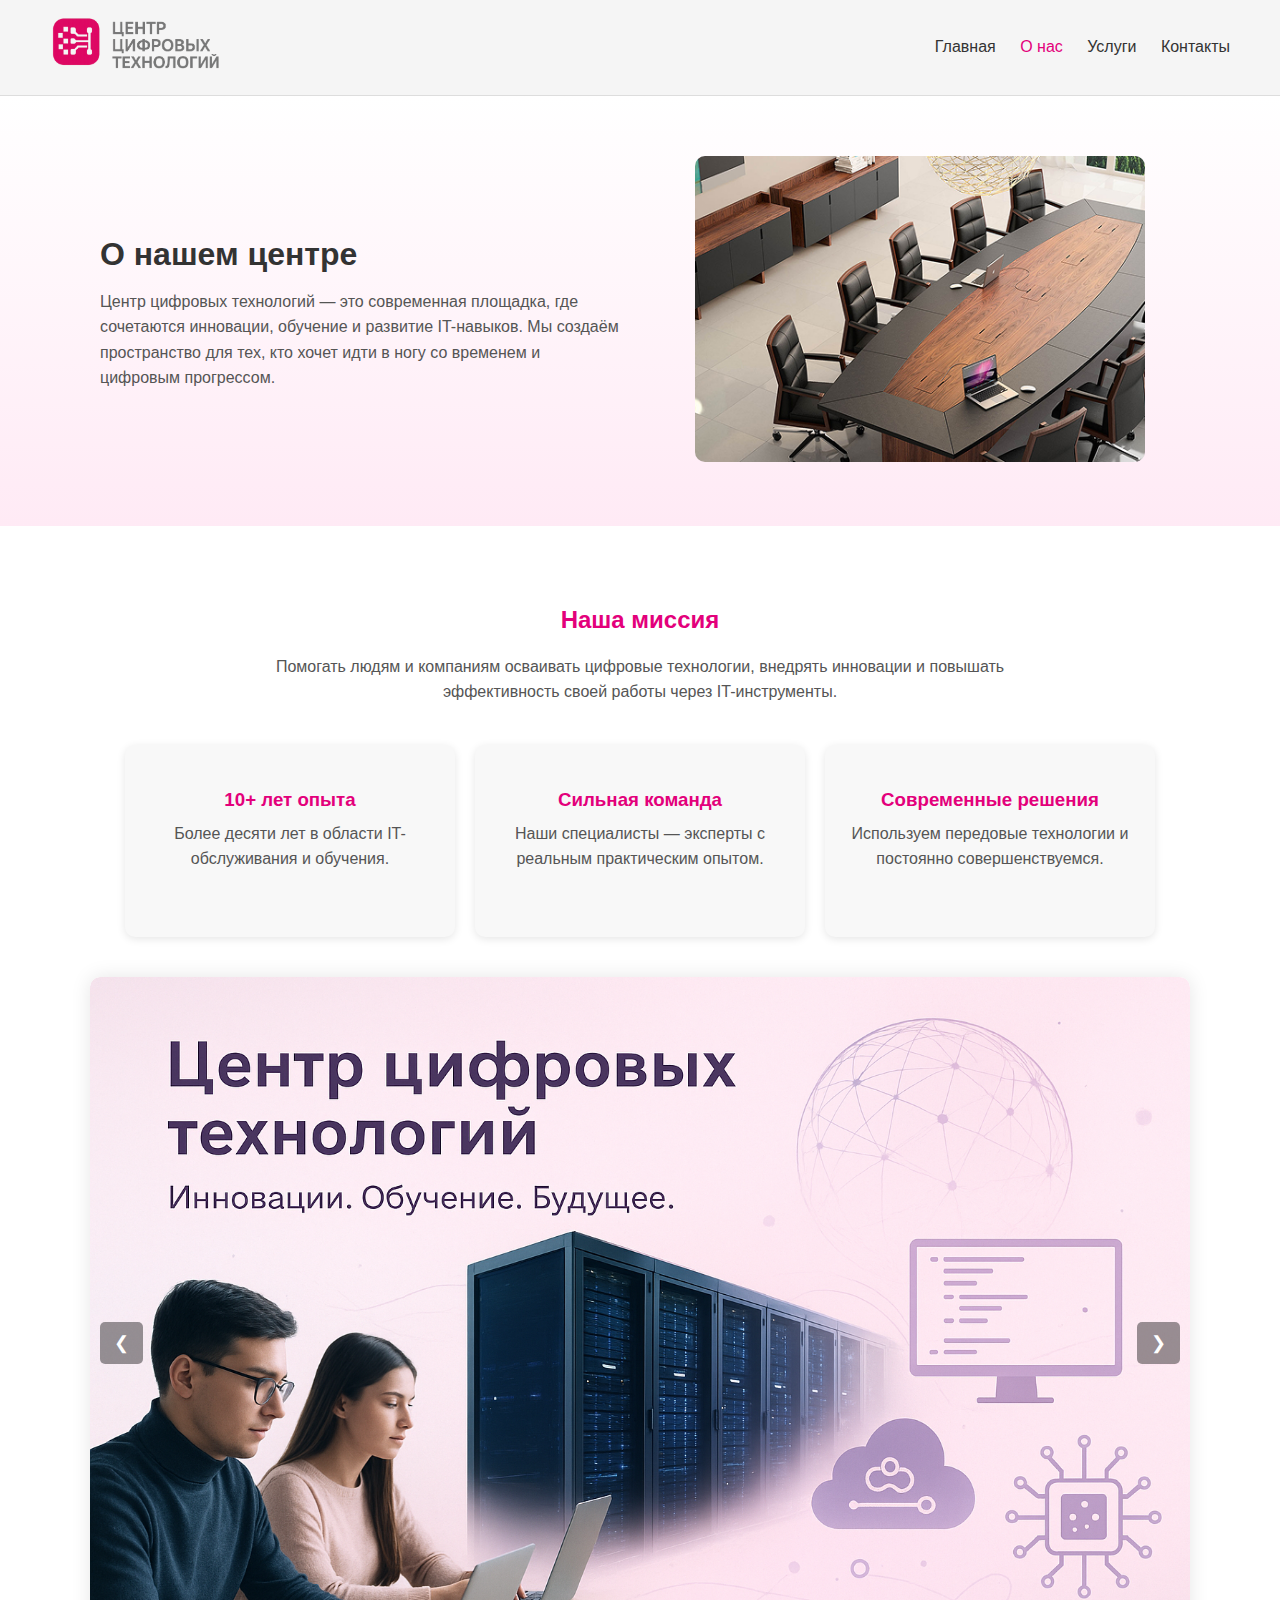
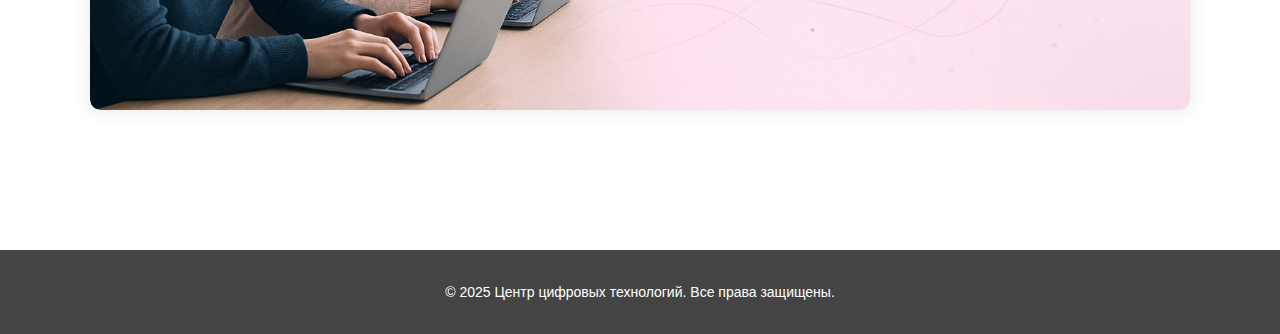
<file: about.html>
<!DOCTYPE html>
<html lang="ru">
<head>
  <meta charset="UTF-8">
  <meta name="viewport" content="width=device-width, initial-scale=1.0">
  <title>О нас — Центр цифровых технологий</title>
  <link rel="stylesheet" href="css/about.css">
</head>
<body>

  <header class="header">
    <div class="logo"><img class="logo-img" src="img/logo.png" alt=""></div>
    <nav class="nav">
      <a href="index.html">Главная</a>
      <a href="about.html" class="active">О нас</a>
      <a href="services.html">Услуги</a>
      <a href="contacts.html">Контакты</a>
    </nav>
  </header>

  <section class="hero">
    <div class="hero-text">
      <h1>О нашем центре</h1>
      <p>Центр цифровых технологий — это современная площадка, где сочетаются инновации, обучение и развитие IT-навыков. Мы создаём пространство для тех, кто хочет идти в ногу со временем и цифровым прогрессом.</p>
    </div>
    <div class="hero-img">
      <img src="img/organization.png" alt="Центр цифровых технологий">
    </div>
  </section>

  <section class="mission">
    <h2>Наша миссия</h2>
    <p>Помогать людям и компаниям осваивать цифровые технологии, внедрять инновации и повышать эффективность своей работы через IT-инструменты.</p>
    <div class="cards">
      <div class="card">
        <h3>10+ лет опыта</h3>
        <p>Более десяти лет в области IT-обслуживания и обучения.</p>
      </div>
      <div class="card">
        <h3>Сильная команда</h3>
        <p>Наши специалисты — эксперты с реальным практическим опытом.</p>
      </div>
      <div class="card">
        <h3>Современные решения</h3>
        <p>Используем передовые технологии и постоянно совершенствуемся.</p>
      </div>
    </div>
    
<div class="slider">

    <div class="slides">
        <div class="slide"><img src="img/banner.png" width="300"></div>
        <div class="slide"><img src="img/collage.png" width="300"></div>
    </div>
        <button class="prev">&#10094;</button>
        <button class="next">&#10095;</button> 
</div>

</section>

  <footer class="footer">
    <p>© 2025 Центр цифровых технологий. Все права защищены.</p>
  </footer>
  
  
  <script src="js/script.js"></script>
</body>
</html>
</file>
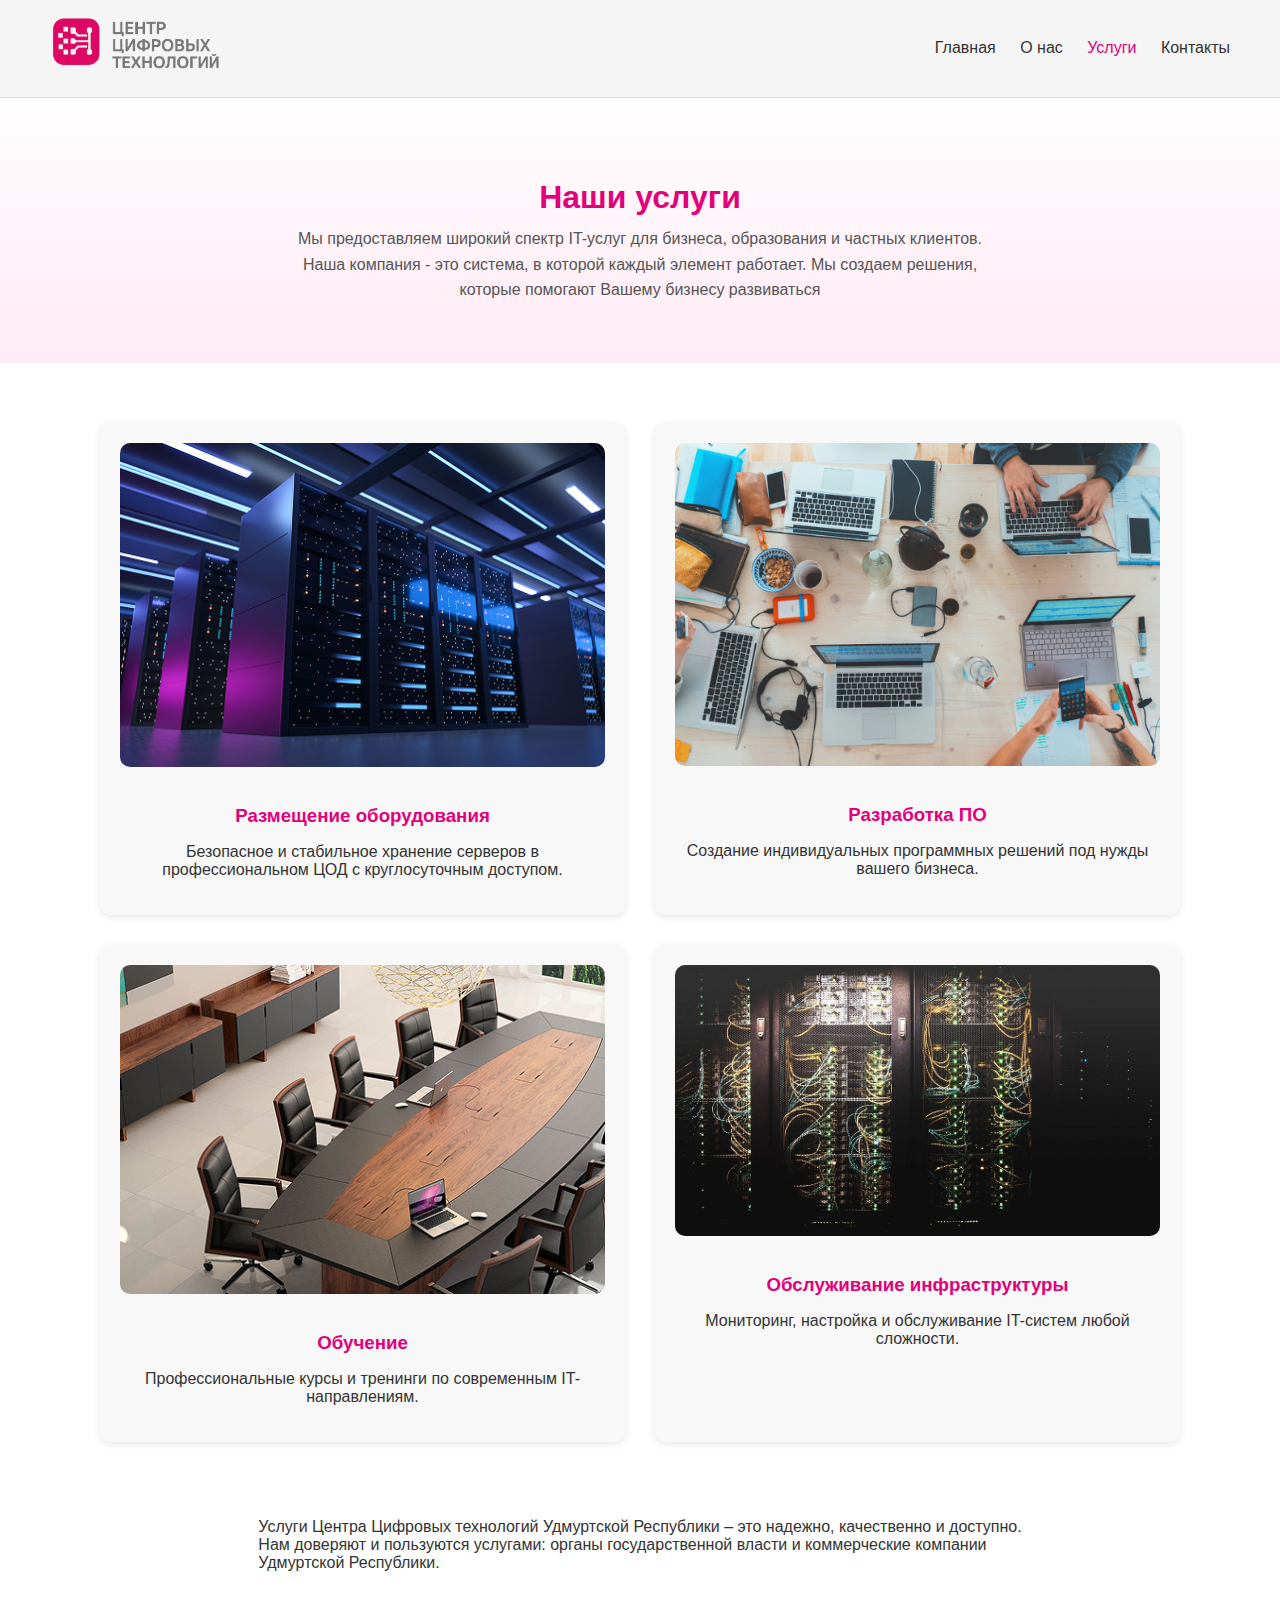
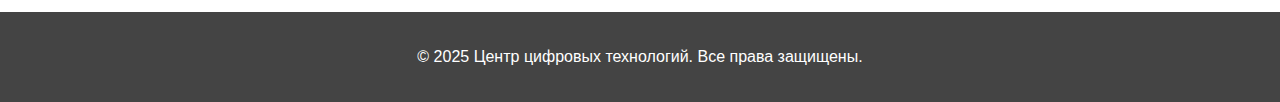
<file: services.html>
<!DOCTYPE html>
<html lang="ru">
<head>
  <meta charset="UTF-8">
  <meta name="viewport" content="width=device-width, initial-scale=1.0">
  <title>Услуги — Центр цифровых технологий</title>
  <link rel="stylesheet" href="css/services.css">
</head>
<body>

  <header class="header">
    <div class="logo"><img class="logo-img" src="img/logo.png" alt=""></div>
    <nav class="nav">
      <a href="index.html">Главная</a>
      <a href="about.html">О нас</a>
      <a href="services.html" class="active">Услуги</a>
      <a href="contacts.html">Контакты</a>
    </nav>
  </header>

  <section class="hero">
    <h1>Наши услуги</h1>
    <p>Мы предоставляем широкий спектр IT-услуг для бизнеса, образования и частных клиентов.</p>
    <p>Наша компания - это система, в которой каждый элемент работает. Мы создаем решения, которые помогают Вашему бизнесу развиваться</p>
  </section>

  <section class="service-list">
    <div class="service-item">
      <img src="img/colocation.png" alt="Размещение серверов">
      <h3>Размещение оборудования</h3>
      <p>Безопасное и стабильное хранение серверов в профессиональном ЦОД с круглосуточным доступом.</p>
    </div>

    <div class="service-item">
      <img src="img/scale_1200.jpg" alt="Разработка ПО">
      <h3>Разработка ПО</h3>
      <p>Создание индивидуальных программных решений под нужды вашего бизнеса.</p>
    </div>

    <div class="service-item">
      <img src="img/organization.png" alt="Обучение персонала">
      <h3>Обучение</h3>
      <p>Профессиональные курсы и тренинги по современным IT-направлениям.</p>
    </div>

    <div class="service-item">
      <img src="img/second.jpeg" alt="Техническая поддержка">
      <h3>Обслуживание инфраструктуры</h3>
      <p>Мониторинг, настройка и обслуживание IT-систем любой сложности.</p>
    </div>
  </section>
  <p class="foot-p">Услуги Центра Цифровых технологий Удмуртской Республики – это надежно, качественно и доступно. <br>Нам доверяют и пользуются услугами: органы государственной власти и коммерческие компании <br>Удмуртской Республики.</p>

  <footer class="footer">
    <p>© 2025 Центр цифровых технологий. Все права защищены.</p>
  </footer>

</body>
</html>
</file>
<file: css/about.css>
body {
  margin: 0;
  font-family: "Arial", sans-serif;
  color: #333;
  background: #fff;
}

.header {
  display: flex;
  justify-content: space-between;
  align-items: center;
  padding: 15px 50px;
  background: #f5f5f5;
  border-bottom: 1px solid #ddd;
  flex-wrap: wrap;
}

.logo-img {
  width: 175px;
}

.nav a {
  text-decoration: none;
  color: #333;
  margin-left: 20px;
  font-weight: 500;
}

.nav a.active {
  color: #e3007b;
}

.hero {
  display: flex;
  align-items: center;
  justify-content: space-between;
  padding: 60px 100px;
  background: linear-gradient(180deg, #fff 0%, #ffeaf5 100%);
  flex-wrap: wrap;
}

.hero-text {
  flex: 1;
  padding-right: 40px;
  min-width: 300px;
}

.hero-text h1 {
  font-size: 32px;
  color: #333;
  margin-bottom: 15px;
}

.hero-text p {
  line-height: 1.6;
  color: #555;
}

.hero-img {
  flex: 1;
  text-align: center;
}

.hero-img img {
  width: 100%;
  max-width: 450px;
  border-radius: 10px;
}

.mission {
  text-align: center;
  padding: 60px 50px;
}

.mission h2 {
  color: #e3007b;
  margin-bottom: 20px;
}

.mission p {
  max-width: 800px;
  margin: 0 auto 40px;
  color: #555;
  line-height: 1.6;
}

.cards {
  display: flex;
  justify-content: center;
  gap: 20px;
  flex-wrap: wrap;
}

.card {
  background: #f8f8f8;
  padding: 25px;
  border-radius: 10px;
  width: 280px;
  box-shadow: 0 2px 8px rgba(0,0,0,0.1);
  transition: transform 0.3s ease;
}

.card:hover {
  transform: translateY(-5px);
}

.card h3 {
  color: #e3007b;
  margin-bottom: 10px;
}

.slider {
  width: 100%;
  max-width: 1100px;
  margin: 40px auto;
  overflow: hidden;
  position: relative;
  border-radius: 10px;
  box-shadow: 0 0 20px rgba(0,0,0,0.1);
}

.slides {
  display: flex;
  transition: transform 0.5s ease-in-out;
  width: 100%;
}

.slide {
  min-width: 100%;
  box-sizing: border-box;
}

.slide img {
  width: 100%;
  height: auto;
  display: block;
  border-radius: 10px;
}

.prev, .next {
  position: absolute;
  top: 50%;
  transform: translateY(-50%);
  background: rgba(0,0,0,0.4);
  color: #fff;
  border: none;
  padding: 10px 14px;
  cursor: pointer;
  font-size: 18px;
  border-radius: 5px;
  transition: background 0.3s;
}

.prev:hover,
.next:hover {
  background: rgba(0,0,0,0.6);
}

.prev {
  left: 10px;
}

.next {
  right: 10px;
}

@media (max-width: 600px) {
  .slider {
    max-width: 100%;
  }
  .prev, .next {
    padding: 8px 10px;
    font-size: 16px;
  }
}

.footer {
  background: #444;
  color: #fff;
  text-align: center;
  padding: 20px;
  margin-top: 40px;
  font-size: 14px;
}

@media (max-width: 1024px) {
  .hero {
    padding: 40px 50px;
  }

  .hero-text {
    padding-right: 0;
    text-align: center;
  }

  .hero-img img {
    max-width: 400px;
  }
}

@media (max-width: 768px) {
  .header {
    flex-direction: column;
    align-items: center;
    text-align: center;
    padding: 15px 20px;
  }

  .nav a {
    display: inline-block;
    margin: 8px;
  }

  .hero {
    flex-direction: column;
    padding: 30px 20px;
    text-align: center;
  }

  .hero-img img {
    max-width: 350px;
    margin-top: 20px;
  }

  .mission {
    padding: 40px 20px;
  }

  .card {
    width: 90%;
  }
}

@media (max-width: 480px) {
  .hero-text h1 {
    font-size: 24px;
  }

  .mission h2 {
    font-size: 20px;
  }

  .prev, .next {
    padding: 8px 12px;
    font-size: 16px;
  }
}
</file>
<file: css/services.css>
body {
  margin: 0;
  font-family: "Arial", sans-serif;
  color: #333;
  background: #fff;
}

.header {
  display: flex;
  justify-content: space-between;
  align-items: center;
  padding: 15px 50px;
  background: #f5f5f5;
  border-bottom: 1px solid #ddd;
}

.logo {
  font-size: 22px;
  font-weight: bold;
  color: #e3007b;
}

.logo-img{
  width: 175px;
}

.nav a {
  text-decoration: none;
  color: #333;
  margin-left: 20px;
  font-weight: 500;
}

.nav a.active {
  color: #e3007b;
}

.hero {
  text-align: center;
  padding: 60px 20px;
  background: linear-gradient(180deg, #fff 0%, #ffeaf5 100%);
}

.hero h1 {
  color: #e3007b;
  font-size: 32px;
  margin-bottom: 10px;
}

.hero p {
  max-width: 700px;
  margin: 0 auto;
  color: #555;
  line-height: 1.6;
}

.service-list {
  display: grid;
  grid-template-columns: repeat(2, 1fr);
  gap: 30px;
  padding: 60px 100px;
}

.service-item {
  text-align: center;
  background: #f8f8f8;
  padding: 20px;
  border-radius: 10px;
  box-shadow: 0 2px 8px rgba(0,0,0,0.1);
  transition: transform 0.3s;
}

.service-item:hover {
  transform: scale(1.03);
}

.service-item img {
  width: 100%;
  border-radius: 10px;
  margin-bottom: 15px;
}

.service-item h3 {
  color: #e3007b;
  margin-bottom: 8px;
}

.footer {
  background: #444;
  color: #fff;
  text-align: center;
  padding: 20px;
  margin-top: 40px;
}


@media (max-width: 900px) {
  .service-list {
    grid-template-columns: 1fr;
    padding: 40px 20px;
  }
}

.foot-p{
  display: flex;
  justify-content: center;
}
</file>
